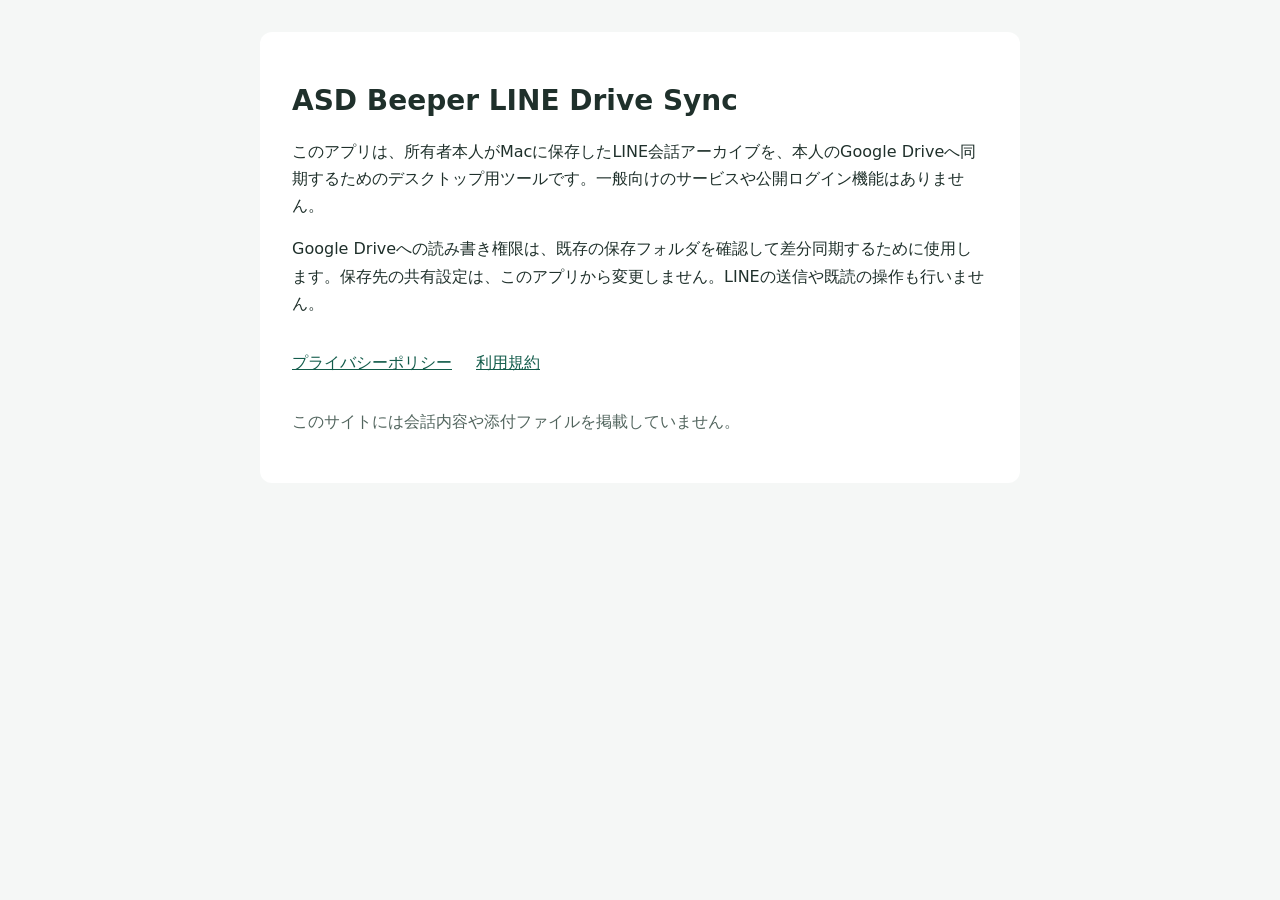
<file: index.html>
<!doctype html>
<html lang="ja">
<head>
  <meta charset="utf-8">
  <meta name="viewport" content="width=device-width, initial-scale=1">
  <title>ASD Beeper LINE Drive Sync</title>
  <link rel="stylesheet" href="style.css">
</head>
<body>
  <main>
    <h1>ASD Beeper LINE Drive Sync</h1>
    <p>このアプリは、所有者本人がMacに保存したLINE会話アーカイブを、本人のGoogle Driveへ同期するためのデスクトップ用ツールです。一般向けのサービスや公開ログイン機能はありません。</p>
    <p>Google Driveへの読み書き権限は、既存の保存フォルダを確認して差分同期するために使用します。保存先の共有設定は、このアプリから変更しません。LINEの送信や既読の操作も行いません。</p>
    <nav aria-label="関連文書">
      <a href="privacy.html">プライバシーポリシー</a>
      <a href="terms.html">利用規約</a>
    </nav>
    <p class="note">このサイトには会話内容や添付ファイルを掲載していません。</p>
  </main>
</body>
</html>
</file>
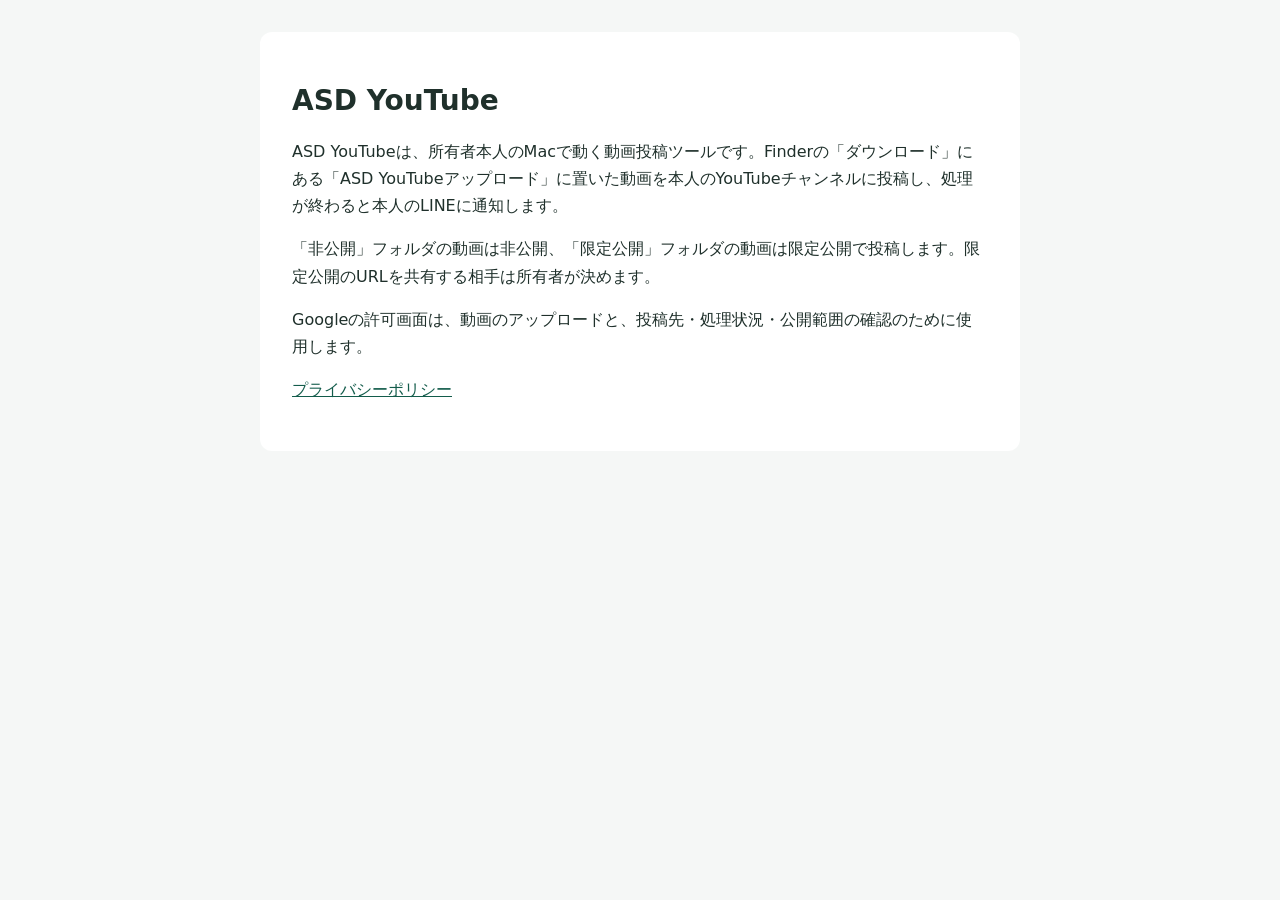
<file: asd-youtube/index.html>
<!doctype html>
<html lang="ja">
<head>
  <meta charset="utf-8">
  <meta name="viewport" content="width=device-width, initial-scale=1">
  <title>ASD YouTube</title>
  <link rel="stylesheet" href="../style.css">
</head>
<body>
  <main>
    <h1>ASD YouTube</h1>
    <p>ASD YouTubeは、所有者本人のMacで動く動画投稿ツールです。Finderの「ダウンロード」にある「ASD YouTubeアップロード」に置いた動画を本人のYouTubeチャンネルに投稿し、処理が終わると本人のLINEに通知します。</p>
    <p>「非公開」フォルダの動画は非公開、「限定公開」フォルダの動画は限定公開で投稿します。限定公開のURLを共有する相手は所有者が決めます。</p>
    <p>Googleの許可画面は、動画のアップロードと、投稿先・処理状況・公開範囲の確認のために使用します。</p>
    <p><a href="privacy.html">プライバシーポリシー</a></p>
  </main>
</body>
</html>
</file>
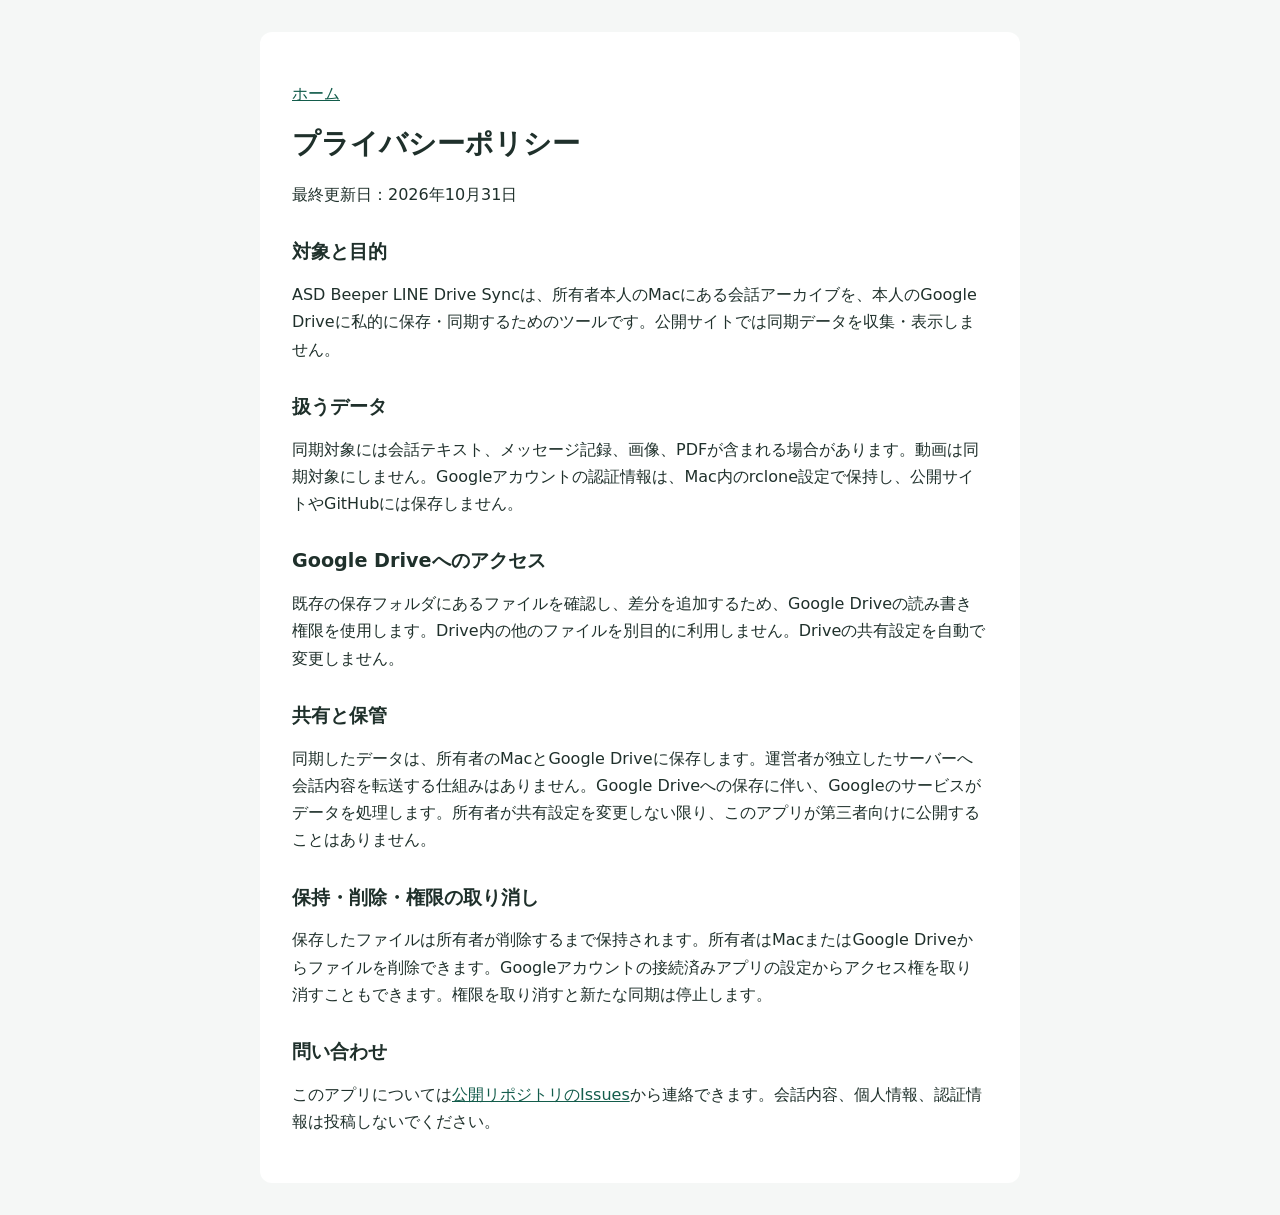
<file: privacy.html>
<!doctype html>
<html lang="ja">
<head>
  <meta charset="utf-8">
  <meta name="viewport" content="width=device-width, initial-scale=1">
  <title>プライバシーポリシー | ASD Beeper LINE Drive Sync</title>
  <link rel="stylesheet" href="style.css">
</head>
<body>
  <main>
    <p><a href="./">ホーム</a></p>
    <h1>プライバシーポリシー</h1>
    <p>最終更新日：2026年10月31日</p>
    <h2>対象と目的</h2>
    <p>ASD Beeper LINE Drive Syncは、所有者本人のMacにある会話アーカイブを、本人のGoogle Driveに私的に保存・同期するためのツールです。公開サイトでは同期データを収集・表示しません。</p>
    <h2>扱うデータ</h2>
    <p>同期対象には会話テキスト、メッセージ記録、画像、PDFが含まれる場合があります。動画は同期対象にしません。Googleアカウントの認証情報は、Mac内のrclone設定で保持し、公開サイトやGitHubには保存しません。</p>
    <h2>Google Driveへのアクセス</h2>
    <p>既存の保存フォルダにあるファイルを確認し、差分を追加するため、Google Driveの読み書き権限を使用します。Drive内の他のファイルを別目的に利用しません。Driveの共有設定を自動で変更しません。</p>
    <h2>共有と保管</h2>
    <p>同期したデータは、所有者のMacとGoogle Driveに保存します。運営者が独立したサーバーへ会話内容を転送する仕組みはありません。Google Driveへの保存に伴い、Googleのサービスがデータを処理します。所有者が共有設定を変更しない限り、このアプリが第三者向けに公開することはありません。</p>
    <h2>保持・削除・権限の取り消し</h2>
    <p>保存したファイルは所有者が削除するまで保持されます。所有者はMacまたはGoogle Driveからファイルを削除できます。Googleアカウントの接続済みアプリの設定からアクセス権を取り消すこともできます。権限を取り消すと新たな同期は停止します。</p>
    <h2>問い合わせ</h2>
    <p>このアプリについては<a href="https://github.com/nakajima513-git/asd-beeper-line-oauth-pages/issues">公開リポジトリのIssues</a>から連絡できます。会話内容、個人情報、認証情報は投稿しないでください。</p>
  </main>
</body>
</html>
</file>
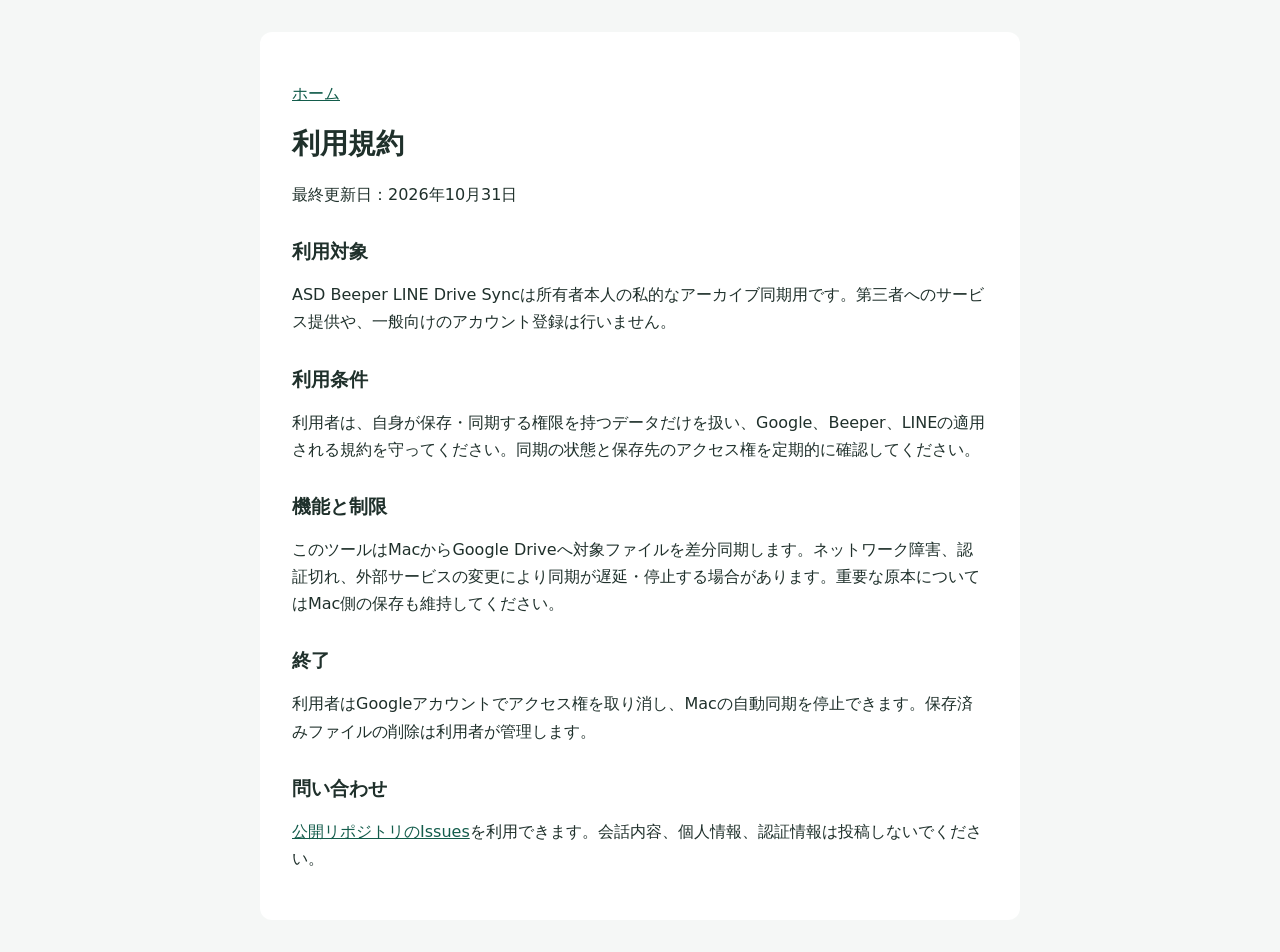
<file: terms.html>
<!doctype html>
<html lang="ja">
<head>
  <meta charset="utf-8">
  <meta name="viewport" content="width=device-width, initial-scale=1">
  <title>利用規約 | ASD Beeper LINE Drive Sync</title>
  <link rel="stylesheet" href="style.css">
</head>
<body>
  <main>
    <p><a href="./">ホーム</a></p>
    <h1>利用規約</h1>
    <p>最終更新日：2026年10月31日</p>
    <h2>利用対象</h2>
    <p>ASD Beeper LINE Drive Syncは所有者本人の私的なアーカイブ同期用です。第三者へのサービス提供や、一般向けのアカウント登録は行いません。</p>
    <h2>利用条件</h2>
    <p>利用者は、自身が保存・同期する権限を持つデータだけを扱い、Google、Beeper、LINEの適用される規約を守ってください。同期の状態と保存先のアクセス権を定期的に確認してください。</p>
    <h2>機能と制限</h2>
    <p>このツールはMacからGoogle Driveへ対象ファイルを差分同期します。ネットワーク障害、認証切れ、外部サービスの変更により同期が遅延・停止する場合があります。重要な原本についてはMac側の保存も維持してください。</p>
    <h2>終了</h2>
    <p>利用者はGoogleアカウントでアクセス権を取り消し、Macの自動同期を停止できます。保存済みファイルの削除は利用者が管理します。</p>
    <h2>問い合わせ</h2>
    <p><a href="https://github.com/nakajima513-git/asd-beeper-line-oauth-pages/issues">公開リポジトリのIssues</a>を利用できます。会話内容、個人情報、認証情報は投稿しないでください。</p>
  </main>
</body>
</html>
</file>
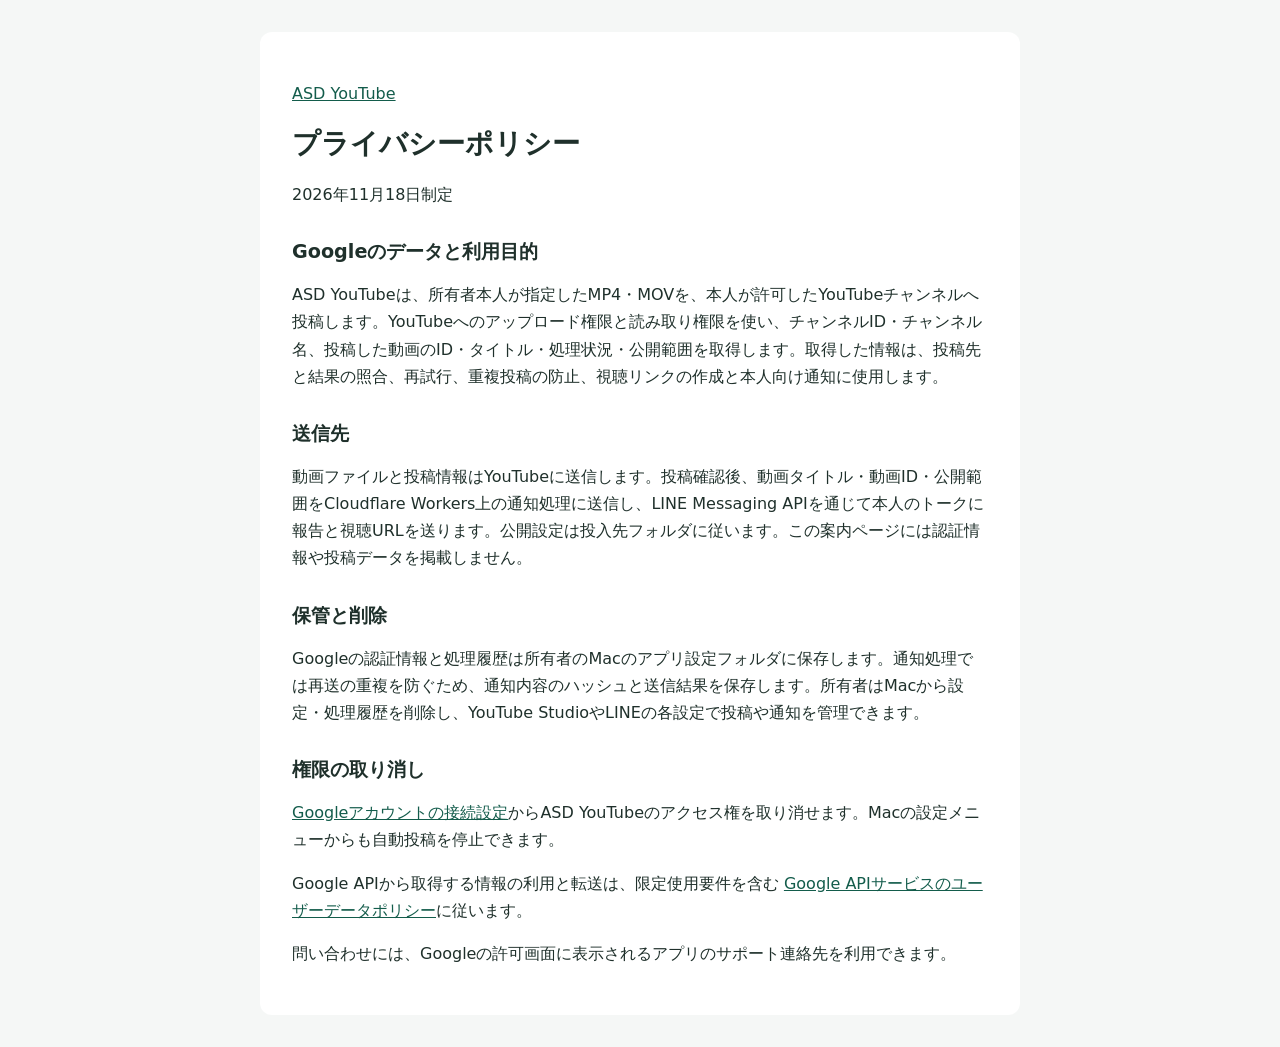
<file: asd-youtube/privacy.html>
<!doctype html>
<html lang="ja">
<head>
  <meta charset="utf-8">
  <meta name="viewport" content="width=device-width, initial-scale=1">
  <title>プライバシーポリシー | ASD YouTube</title>
  <link rel="stylesheet" href="../style.css">
</head>
<body>
  <main>
    <p><a href="./">ASD YouTube</a></p>
    <h1>プライバシーポリシー</h1>
    <p>2026年11月18日制定</p>
    <h2>Googleのデータと利用目的</h2>
    <p>ASD YouTubeは、所有者本人が指定したMP4・MOVを、本人が許可したYouTubeチャンネルへ投稿します。YouTubeへのアップロード権限と読み取り権限を使い、チャンネルID・チャンネル名、投稿した動画のID・タイトル・処理状況・公開範囲を取得します。取得した情報は、投稿先と結果の照合、再試行、重複投稿の防止、視聴リンクの作成と本人向け通知に使用します。</p>
    <h2>送信先</h2>
    <p>動画ファイルと投稿情報はYouTubeに送信します。投稿確認後、動画タイトル・動画ID・公開範囲をCloudflare Workers上の通知処理に送信し、LINE Messaging APIを通じて本人のトークに報告と視聴URLを送ります。公開設定は投入先フォルダに従います。この案内ページには認証情報や投稿データを掲載しません。</p>
    <h2>保管と削除</h2>
    <p>Googleの認証情報と処理履歴は所有者のMacのアプリ設定フォルダに保存します。通知処理では再送の重複を防ぐため、通知内容のハッシュと送信結果を保存します。所有者はMacから設定・処理履歴を削除し、YouTube StudioやLINEの各設定で投稿や通知を管理できます。</p>
    <h2>権限の取り消し</h2>
    <p><a href="https://myaccount.google.com/connections">Googleアカウントの接続設定</a>からASD YouTubeのアクセス権を取り消せます。Macの設定メニューからも自動投稿を停止できます。</p>
    <p>Google APIから取得する情報の利用と転送は、限定使用要件を含む <a href="https://developers.google.com/terms/api-services-user-data-policy">Google APIサービスのユーザーデータポリシー</a>に従います。</p>
    <p>問い合わせには、Googleの許可画面に表示されるアプリのサポート連絡先を利用できます。</p>
  </main>
</body>
</html>
</file>
<file: style.css>
:root { color-scheme: light; font-family: system-ui, -apple-system, sans-serif; line-height: 1.7; }
body { margin: 0; background: #f5f7f6; color: #1f302b; }
main { box-sizing: border-box; width: min(100%, 760px); margin: 2rem auto; padding: 2rem; background: white; border-radius: 12px; }
h1, h2 { line-height: 1.3; }
h1 { font-size: 1.75rem; }
h2 { margin-top: 2rem; font-size: 1.2rem; }
a { color: #135c4b; }
nav { display: flex; flex-wrap: wrap; gap: 1.5rem; margin: 2rem 0; }
.note { color: #52655e; }
@media (max-width: 800px) { main { margin: 0; border-radius: 0; padding: 1.5rem; } }
</file>
